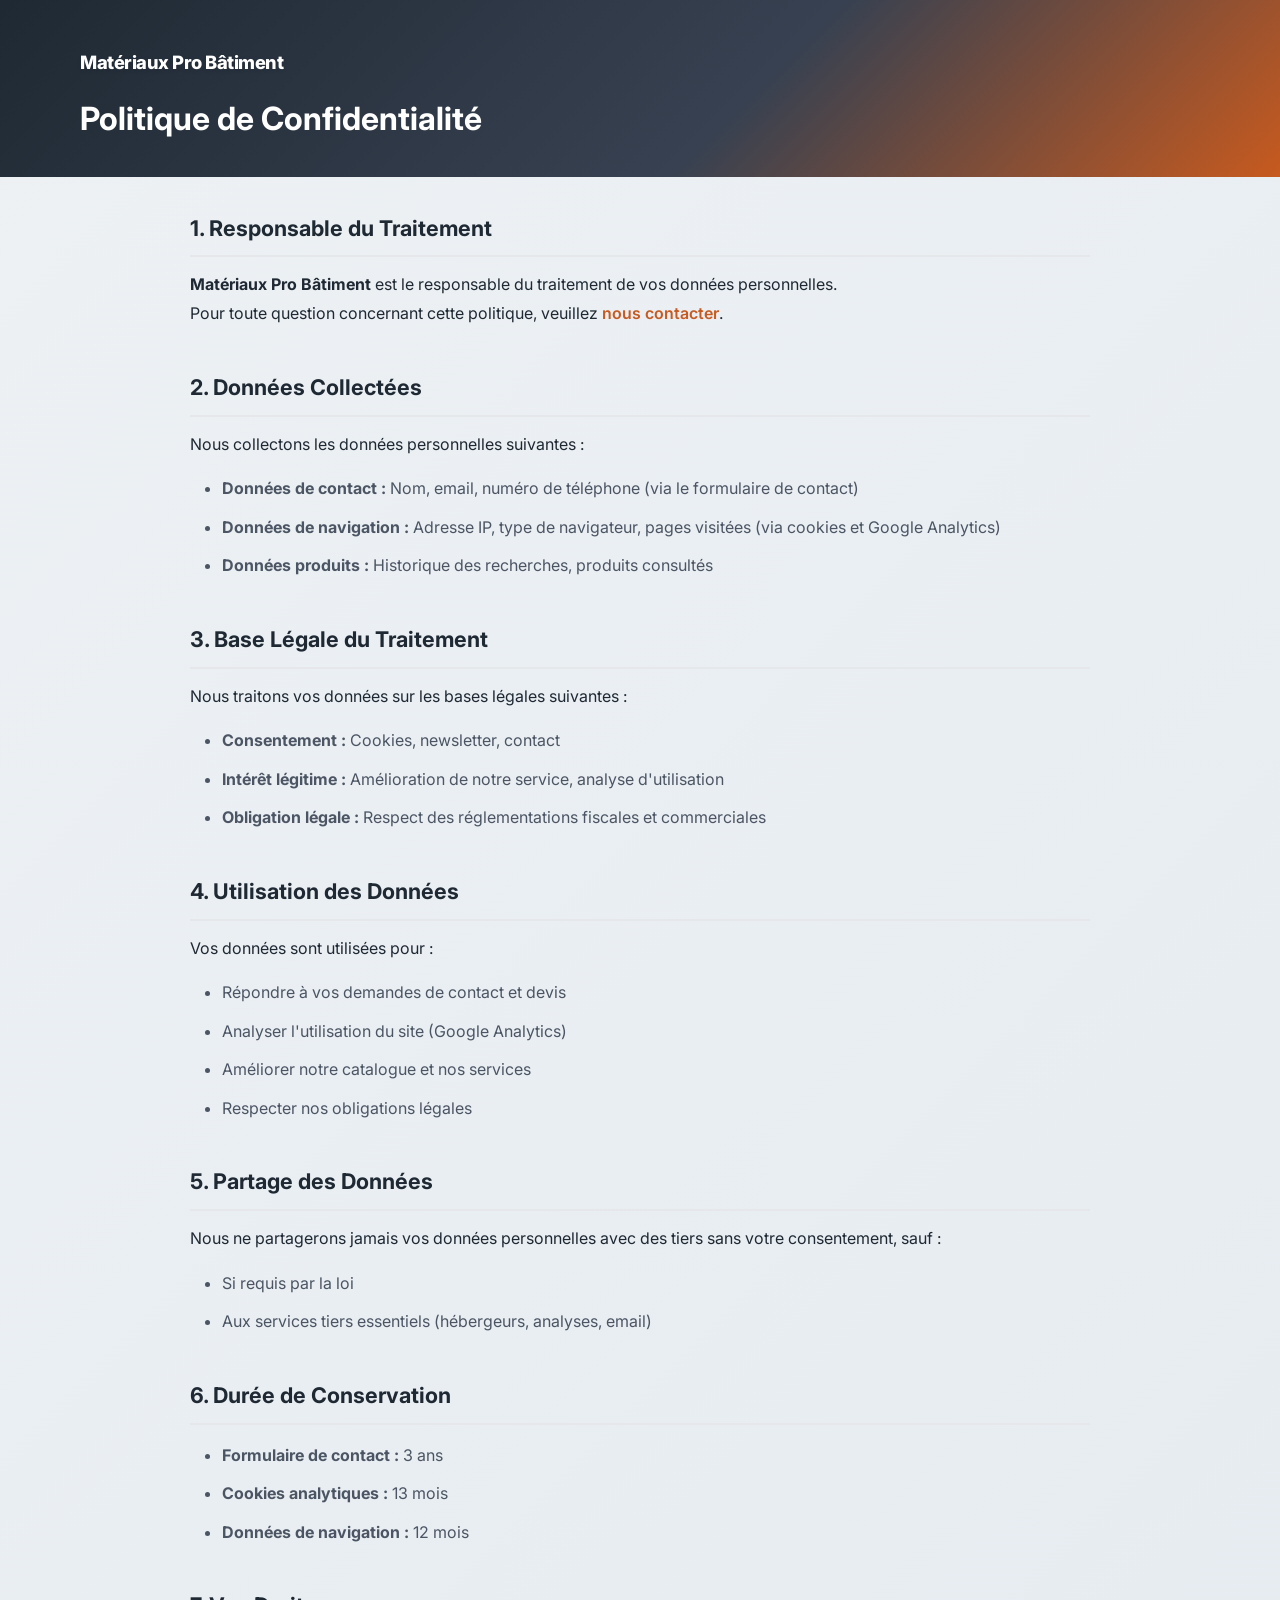
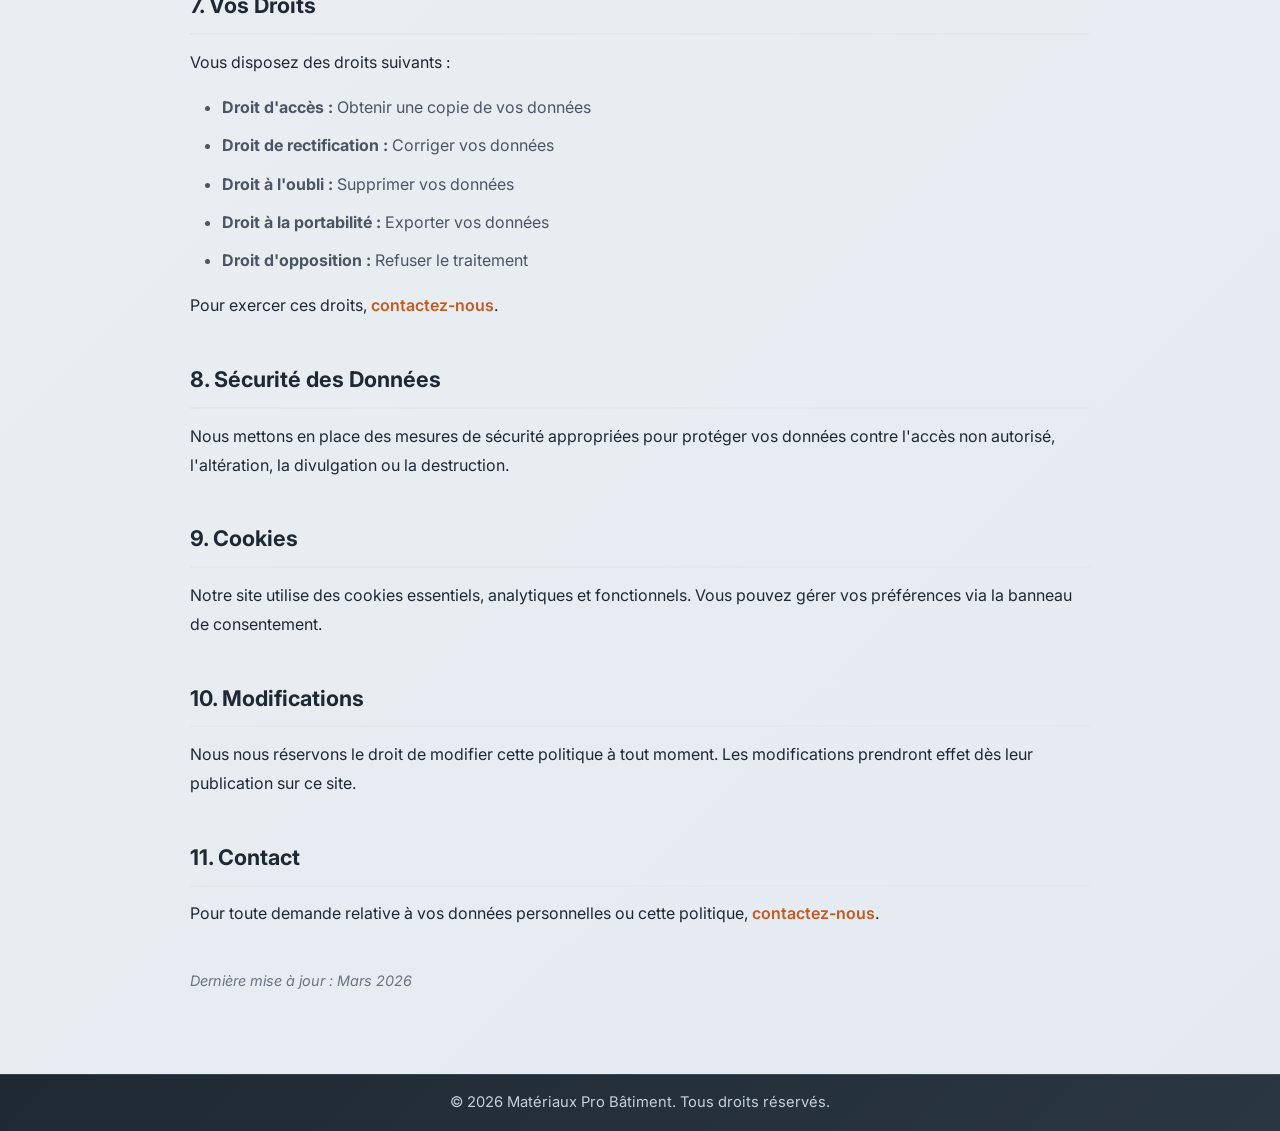
<file: privacy.html>
<!DOCTYPE html>
<html lang="fr">
  <head>
    <meta charset="UTF-8" />
    <meta name="viewport" content="width=device-width, initial-scale=1.0" />
    <title>Politique de Confidentialité - MatériauxPro</title>
    <meta name="description" content="Politique de confidentialité Matériaux Pro Bâtiment." />
    <meta name="robots" content="noindex,nofollow" />
    <link rel="preconnect" href="https://fonts.googleapis.com" />
    <link rel="preconnect" href="https://fonts.gstatic.com" crossorigin />
    <link
      href="https://fonts.googleapis.com/css2?family=Inter:wght@400;500;600;700;800&display=swap"
      rel="stylesheet"
    />
    <link rel="stylesheet" href="styles.css" />
  </head>
  <body>
    <a class="skip-link" href="#main-content">Aller au contenu principal</a>
    <header class="legal-header">
      <div class="container">
        <a href="index.html" class="logo">Matériaux Pro Bâtiment</a>
        <h1>Politique de Confidentialité</h1>
      </div>
    </header>

    <main id="main-content" class="container legal-content">
      <section>
        <h2>1. Responsable du Traitement</h2>
        <p>
          <strong>Matériaux Pro Bâtiment</strong> est le responsable du traitement de vos données personnelles.
        </p>
        <p>
          Pour toute question concernant cette politique, veuillez <a href="index.html#contact">nous contacter</a>.
        </p>
      </section>

      <section>
        <h2>2. Données Collectées</h2>
        <p>Nous collectons les données personnelles suivantes :</p>
        <ul>
          <li><strong>Données de contact :</strong> Nom, email, numéro de téléphone (via le formulaire de contact)</li>
          <li><strong>Données de navigation :</strong> Adresse IP, type de navigateur, pages visitées (via cookies et Google Analytics)</li>
          <li><strong>Données produits :</strong> Historique des recherches, produits consultés</li>
        </ul>
      </section>

      <section>
        <h2>3. Base Légale du Traitement</h2>
        <p>Nous traitons vos données sur les bases légales suivantes :</p>
        <ul>
          <li><strong>Consentement :</strong> Cookies, newsletter, contact</li>
          <li><strong>Intérêt légitime :</strong> Amélioration de notre service, analyse d'utilisation</li>
          <li><strong>Obligation légale :</strong> Respect des réglementations fiscales et commerciales</li>
        </ul>
      </section>

      <section>
        <h2>4. Utilisation des Données</h2>
        <p>Vos données sont utilisées pour :</p>
        <ul>
          <li>Répondre à vos demandes de contact et devis</li>
          <li>Analyser l'utilisation du site (Google Analytics)</li>
          <li>Améliorer notre catalogue et nos services</li>
          <li>Respecter nos obligations légales</li>
        </ul>
      </section>

      <section>
        <h2>5. Partage des Données</h2>
        <p>
          Nous ne partagerons jamais vos données personnelles avec des tiers sans votre consentement, sauf :
        </p>
        <ul>
          <li>Si requis par la loi</li>
          <li>Aux services tiers essentiels (hébergeurs, analyses, email)</li>
        </ul>
      </section>

      <section>
        <h2>6. Durée de Conservation</h2>
        <ul>
          <li><strong>Formulaire de contact :</strong> 3 ans</li>
          <li><strong>Cookies analytiques :</strong> 13 mois</li>
          <li><strong>Données de navigation :</strong> 12 mois</li>
        </ul>
      </section>

      <section>
        <h2>7. Vos Droits</h2>
        <p>Vous disposez des droits suivants :</p>
        <ul>
          <li><strong>Droit d'accès :</strong> Obtenir une copie de vos données</li>
          <li><strong>Droit de rectification :</strong> Corriger vos données</li>
          <li><strong>Droit à l'oubli :</strong> Supprimer vos données</li>
          <li><strong>Droit à la portabilité :</strong> Exporter vos données</li>
          <li><strong>Droit d'opposition :</strong> Refuser le traitement</li>
        </ul>
        <p>Pour exercer ces droits, <a href="index.html#contact">contactez-nous</a>.</p>
      </section>

      <section>
        <h2>8. Sécurité des Données</h2>
        <p>
          Nous mettons en place des mesures de sécurité appropriées pour protéger vos données contre l'accès non autorisé, 
          l'altération, la divulgation ou la destruction.
        </p>
      </section>

      <section>
        <h2>9. Cookies</h2>
        <p>
          Notre site utilise des cookies essentiels, analytiques et fonctionnels. Vous pouvez gérer vos préférences via la banneau de consentement.
        </p>
      </section>

      <section>
        <h2>10. Modifications</h2>
        <p>
          Nous nous réservons le droit de modifier cette politique à tout moment. Les modifications prendront effet dès leur publication sur ce site.
        </p>
      </section>

      <section>
        <h2>11. Contact</h2>
        <p>
          Pour toute demande relative à vos données personnelles ou cette politique, <a href="index.html#contact">contactez-nous</a>.
        </p>
      </section>

      <p style="margin-top: 2rem; font-size: 0.9rem; color: #6b7280;">
        <em>Dernière mise à jour : Mars 2026</em>
      </p>
    </main>

    <footer class="footer">
      <div class="container footer-inner">
        <p>© <span id="year"></span> Matériaux Pro Bâtiment. Tous droits réservés.</p>
      </div>
    </footer>

    <script>
      document.getElementById("year").textContent = new Date().getFullYear();
    </script>
  </body>
</html>
</file>
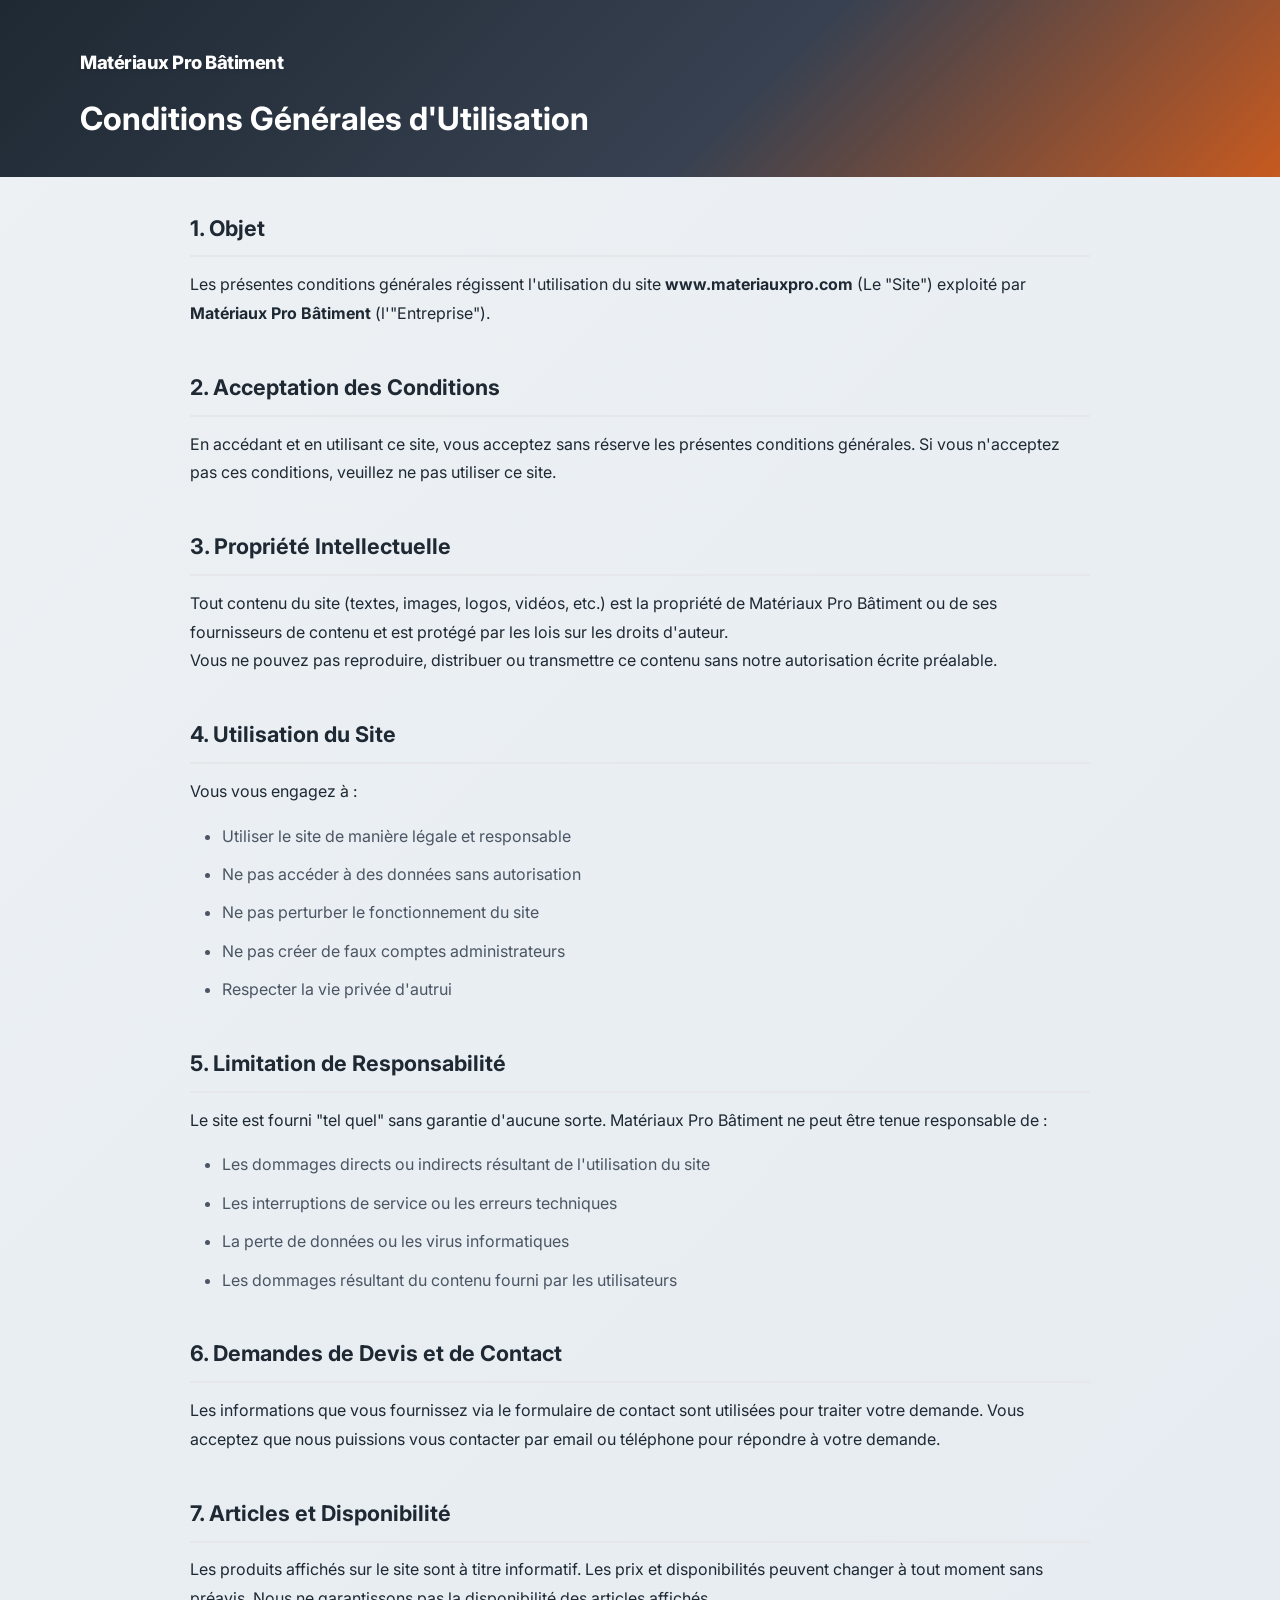
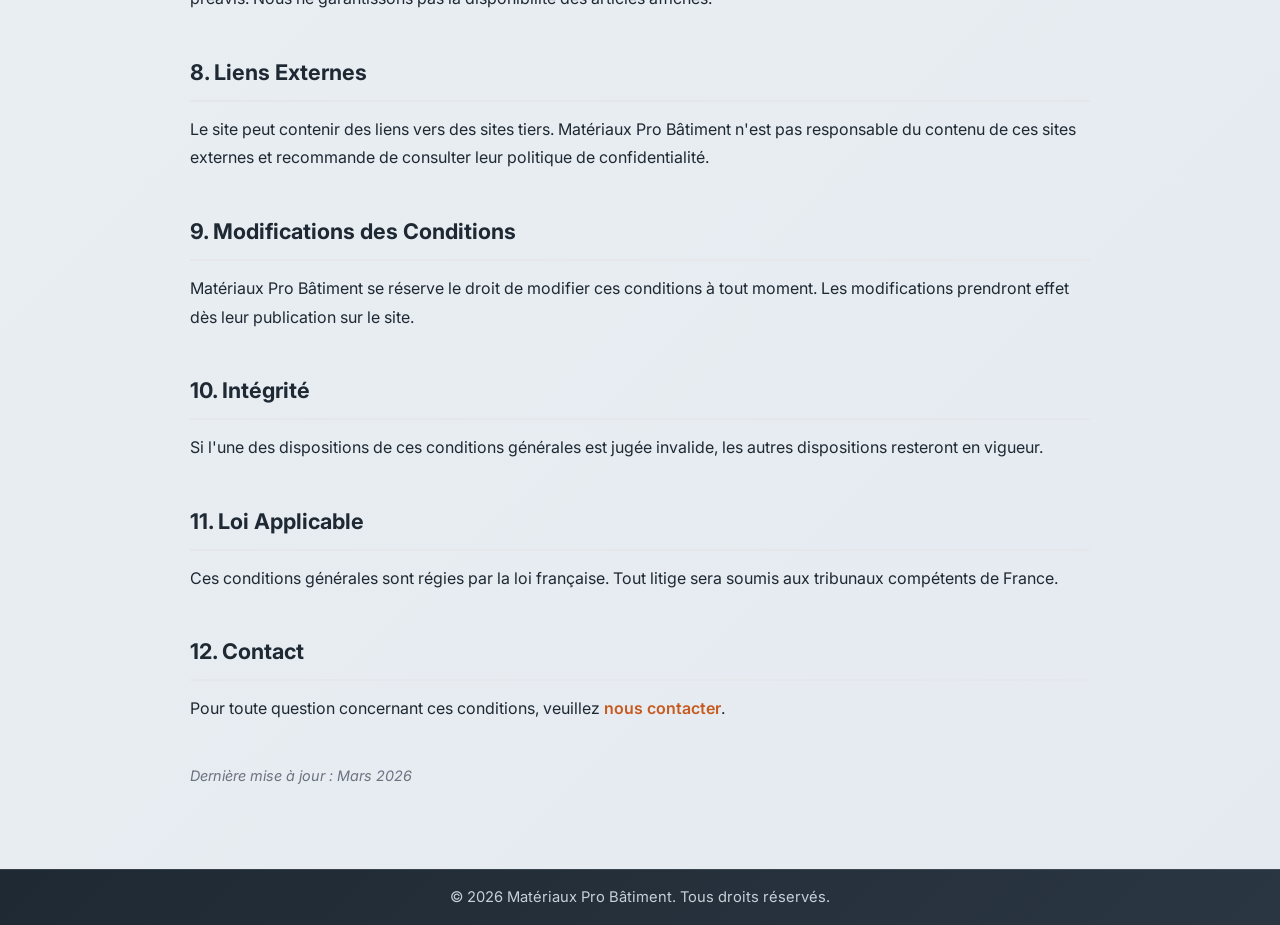
<file: terms.html>
<!DOCTYPE html>
<html lang="fr">
  <head>
    <meta charset="UTF-8" />
    <meta name="viewport" content="width=device-width, initial-scale=1.0" />
    <title>Conditions Générales - MatériauxPro</title>
    <meta name="description" content="Conditions générales Matériaux Pro Bâtiment." />
    <meta name="robots" content="noindex,nofollow" />
    <link rel="preconnect" href="https://fonts.googleapis.com" />
    <link rel="preconnect" href="https://fonts.gstatic.com" crossorigin />
    <link
      href="https://fonts.googleapis.com/css2?family=Inter:wght@400;500;600;700;800&display=swap"
      rel="stylesheet"
    />
    <link rel="stylesheet" href="styles.css" />
  </head>
  <body>
    <a class="skip-link" href="#main-content">Aller au contenu principal</a>
    <header class="legal-header">
      <div class="container">
        <a href="index.html" class="logo">Matériaux Pro Bâtiment</a>
        <h1>Conditions Générales d'Utilisation</h1>
      </div>
    </header>

    <main id="main-content" class="container legal-content">
      <section>
        <h2>1. Objet</h2>
        <p>
          Les présentes conditions générales régissent l'utilisation du site <strong>www.materiauxpro.com</strong> (Le "Site") 
          exploité par <strong>Matériaux Pro Bâtiment</strong> (l'"Entreprise").
        </p>
      </section>

      <section>
        <h2>2. Acceptation des Conditions</h2>
        <p>
          En accédant et en utilisant ce site, vous acceptez sans réserve les présentes conditions générales. 
          Si vous n'acceptez pas ces conditions, veuillez ne pas utiliser ce site.
        </p>
      </section>

      <section>
        <h2>3. Propriété Intellectuelle</h2>
        <p>
          Tout contenu du site (textes, images, logos, vidéos, etc.) est la propriété de Matériaux Pro Bâtiment 
          ou de ses fournisseurs de contenu et est protégé par les lois sur les droits d'auteur.
        </p>
        <p>
          Vous ne pouvez pas reproduire, distribuer ou transmettre ce contenu sans notre autorisation écrite préalable.
        </p>
      </section>

      <section>
        <h2>4. Utilisation du Site</h2>
        <p>Vous vous engagez à :</p>
        <ul>
          <li>Utiliser le site de manière légale et responsable</li>
          <li>Ne pas accéder à des données sans autorisation</li>
          <li>Ne pas perturber le fonctionnement du site</li>
          <li>Ne pas créer de faux comptes administrateurs</li>
          <li>Respecter la vie privée d'autrui</li>
        </ul>
      </section>

      <section>
        <h2>5. Limitation de Responsabilité</h2>
        <p>
          Le site est fourni "tel quel" sans garantie d'aucune sorte. Matériaux Pro Bâtiment ne peut être tenue responsable de :
        </p>
        <ul>
          <li>Les dommages directs ou indirects résultant de l'utilisation du site</li>
          <li>Les interruptions de service ou les erreurs techniques</li>
          <li>La perte de données ou les virus informatiques</li>
          <li>Les dommages résultant du contenu fourni par les utilisateurs</li>
        </ul>
      </section>

      <section>
        <h2>6. Demandes de Devis et de Contact</h2>
        <p>
          Les informations que vous fournissez via le formulaire de contact sont utilisées pour traiter votre demande. 
          Vous acceptez que nous puissions vous contacter par email ou téléphone pour répondre à votre demande.
        </p>
      </section>

      <section>
        <h2>7. Articles et Disponibilité</h2>
        <p>
          Les produits affichés sur le site sont à titre informatif. Les prix et disponibilités peuvent changer à tout moment 
          sans préavis. Nous ne garantissons pas la disponibilité des articles affichés.
        </p>
      </section>

      <section>
        <h2>8. Liens Externes</h2>
        <p>
          Le site peut contenir des liens vers des sites tiers. Matériaux Pro Bâtiment n'est pas responsable du contenu 
          de ces sites externes et recommande de consulter leur politique de confidentialité.
        </p>
      </section>

      <section>
        <h2>9. Modifications des Conditions</h2>
        <p>
          Matériaux Pro Bâtiment se réserve le droit de modifier ces conditions à tout moment. 
          Les modifications prendront effet dès leur publication sur le site.
        </p>
      </section>

      <section>
        <h2>10. Intégrité</h2>
        <p>
          Si l'une des dispositions de ces conditions générales est jugée invalide, les autres dispositions resteront en vigueur.
        </p>
      </section>

      <section>
        <h2>11. Loi Applicable</h2>
        <p>
          Ces conditions générales sont régies par la loi française. Tout litige sera soumis aux tribunaux compétents de France.
        </p>
      </section>

      <section>
        <h2>12. Contact</h2>
        <p>
          Pour toute question concernant ces conditions, veuillez <a href="index.html#contact">nous contacter</a>.
        </p>
      </section>

      <p style="margin-top: 2rem; font-size: 0.9rem; color: #6b7280;">
        <em>Dernière mise à jour : Mars 2026</em>
      </p>
    </main>

    <footer class="footer">
      <div class="container footer-inner">
        <p>© <span id="year"></span> Matériaux Pro Bâtiment. Tous droits réservés.</p>
      </div>
    </footer>

    <script>
      document.getElementById("year").textContent = new Date().getFullYear();
    </script>
  </body>
</html>
</file>
<file: styles.css>
:root {
  --bg: #edf1f4;
  --surface: #ffffff;
  --text: #1f2933;
  --muted: #5e6875;
  --primary: #c75a1f;
  --primary-dark: #9b4316;
  --accent: #334155;
  --accent-light: #d8e0e8;
  --secondary: #6b7280;
  --border: #dbe1e8;
  --shadow: 0 20px 25px -5px rgba(0, 0, 0, 0.1);
  --shadow-lg: 0 25px 50px -12px rgba(0, 0, 0, 0.15);
}

* {
  box-sizing: border-box;
}

img {
  max-width: 100%;
}

html {
  scroll-behavior: smooth;
  scroll-padding-top: 100px;
}

body {
  margin: 0;
  font-family: "Inter", -apple-system, BlinkMacSystemFont, "Segoe UI", sans-serif;
  color: var(--text);
  background: linear-gradient(135deg, var(--bg) 0%, #e4eaf0 100%);
  line-height: 1.6;
  min-height: 100vh;
}

h1,
h2,
h3,
p {
  margin: 0;
}

.container {
  width: min(1120px, calc(100% - 2rem));
  margin-inline: auto;
}

.skip-link {
  position: absolute;
  top: -48px;
  left: 0.75rem;
  z-index: 2000;
  background: #111827;
  color: #ffffff;
  padding: 0.55rem 0.8rem;
  border-radius: 0.45rem;
  text-decoration: none;
  font-weight: 600;
  transition: top 0.2s ease;
}

.skip-link:focus,
.skip-link:focus-visible {
  top: 0.75rem;
}

a:focus-visible,
button:focus-visible,
input:focus-visible,
textarea:focus-visible,
select:focus-visible,
[tabindex]:focus-visible {
  outline: 3px solid rgba(199, 90, 31, 0.55);
  outline-offset: 2px;
}

/* Public header */
.public-header {
  background: linear-gradient(135deg, #1f2933 0%, #374151 58%, #c75a1f 100%);
  position: relative;
  overflow: hidden;
}

.hero {
  background: linear-gradient(135deg, #1f2933 0%, #374151 58%, #c75a1f 100%);
  position: relative;
  overflow: hidden;
}

.hero::before {
  content: "";
  position: absolute;
  top: -150px;
  right: -100px;
  width: 500px;
  height: 500px;
  background: radial-gradient(circle, rgba(199, 90, 31, 0.2) 0%, transparent 72%);
  border-radius: 50%;
  pointer-events: none;
}

.hero::after {
  content: "";
  position: absolute;
  bottom: -200px;
  left: 10%;
  width: 450px;
  height: 450px;
  background: radial-gradient(circle, rgba(148, 163, 184, 0.18) 0%, transparent 70%);
  border-radius: 50%;
  pointer-events: none;
}

.hero-orb {
  position: absolute;
  border-radius: 50%;
  pointer-events: none;
  z-index: 1;
  box-shadow: 0 24px 46px rgba(0, 0, 0, 0.28);
}

.hero-orb-main {
  width: 320px;
  height: 320px;
  right: -80px;
  bottom: -60px;
  background: radial-gradient(circle at 30% 30%, #df7a45 0%, #c75a1f 72%);
}

.hero-orb-small {
  width: 140px;
  height: 140px;
  right: 230px;
  bottom: 20px;
  background: radial-gradient(circle at 30% 30%, #b0b7c3 0%, #6b7280 72%);
}

.hero-orb-mid {
  width: 210px;
  height: 210px;
  right: 120px;
  bottom: -120px;
  background: radial-gradient(circle at 30% 30%, #5f6f82 0%, #334155 72%);
}

.navbar {
  display: flex;
  justify-content: space-between;
  align-items: center;
  padding: 1.2rem 0;
  position: relative;
  z-index: 10;
}

/* Mascot Styles */
.mascot-wrapper {
  position: fixed;
  bottom: 20px;
  right: 20px;
  z-index: 100;
  cursor: pointer;
  animation: mascotEntrance 0.8s ease-out 2s forwards;
  opacity: 0;
  max-width: 160px;
}

.mascot {
  width: 140px;
  height: 180px;
  filter: drop-shadow(0 6px 16px rgba(0, 0, 0, 0.2));
  animation: mascotIdle 3s ease-in-out infinite;
  transform-origin: center bottom;
}

.mascot-tooltip {
  position: absolute;
  bottom: calc(100% + 12px);
  left: 50%;
  transform: translateX(-50%) scale(0);
  background: linear-gradient(135deg, #ff6b6b 0%, #ee5a6f 100%);
  color: white;
  padding: 0.85rem 1.1rem;
  border-radius: 0.6rem;
  font-weight: 600;
  font-size: 0.85rem;
  pointer-events: none;
  transition: all 0.3s ease;
  filter: drop-shadow(0 4px 12px rgba(0, 0, 0, 0.25));
  max-width: 150px;
  text-align: center;
  word-wrap: break-word;
  line-height: 1.3;
}

.mascot-tooltip::after {
  content: "";
  position: absolute;
  bottom: -8px;
  left: 50%;
  transform: translateX(-50%);
  width: 0;
  height: 0;
  border-left: 6px solid transparent;
  border-right: 6px solid transparent;
  border-top: 8px solid #ee5a6f;
}

.mascot-wrapper:hover .mascot-tooltip {
  transform: translateX(-50%) scale(1);
  animation: tooltipBounce 0.4s ease;
}

.mascot-wrapper:hover .mascot {
  animation: mascotWave 0.6s ease-in-out;
}

@keyframes mascotEntrance {
  from {
    opacity: 0;
    transform: translateY(50px) scale(0.8);
  }
  to {
    opacity: 1;
    transform: translateY(0) scale(1);
  }
}

@keyframes mascotIdle {
  0%, 100% {
    transform: rotate(0deg);
  }
  25% {
    transform: rotate(-2deg);
  }
  75% {
    transform: rotate(2deg);
  }
}

@keyframes mascotWave {
  0%, 100% {
    transform: rotate(0deg);
  }
  25% {
    transform: rotate(-8deg);
  }
  50% {
    transform: rotate(0deg);
  }
  75% {
    transform: rotate(8deg);
  }
}

@keyframes tooltipBounce {
  0% {
    transform: translateX(-50%) scale(0.8);
    opacity: 0;
  }
  50% {
    transform: translateX(-50%) scale(1.1);
  }
  100% {
    transform: translateX(-50%) scale(1);
    opacity: 1;
  }
}

/* Floating Phone Button (Mobile Only) */
.floating-phone-btn {
  display: none;
  position: fixed;
  bottom: 20px;
  right: 20px;
  width: 56px;
  height: 56px;
  border-radius: 50%;
  background: linear-gradient(135deg, #c75a1f 0%, #a0481a 100%);
  color: white;
  font-size: 28px;
  align-items: center;
  justify-content: center;
  text-decoration: none;
  box-shadow: 0 8px 24px rgba(199, 90, 31, 0.35), 0 0 0 0 rgba(199, 90, 31, 0.1);
  z-index: 99;
  cursor: pointer;
  transition: all 0.3s ease;
  animation: phoneButtonPulse 2s ease-in-out infinite;
  border: none;
  line-height: 1;
}

.floating-phone-btn:hover {
  transform: scale(1.15);
  box-shadow: 0 12px 32px rgba(199, 90, 31, 0.4), 0 0 0 8px rgba(199, 90, 31, 0.15);
}

.floating-phone-btn:active {
  transform: scale(0.95);
}

.phone-icon {
  display: block;
  line-height: 1;
}

@keyframes phoneButtonPulse {
  0%, 100% {
    box-shadow: 0 8px 24px rgba(199, 90, 31, 0.35), 0 0 0 0 rgba(199, 90, 31, 0.1);
  }
  50% {
    box-shadow: 0 8px 24px rgba(199, 90, 31, 0.3), 0 0 0 8px rgba(199, 90, 31, 0.05);
  }
}

.logo {
  text-decoration: none;
  color: #ffffff;
  font-size: 1.15rem;
  font-weight: 800;
  letter-spacing: -0.5px;
  text-shadow: 0 2px 4px rgba(0, 0, 0, 0.1);
}

.nav-links {
  list-style: none;
  display: flex;
  gap: 1.25rem;
  padding: 0;
  margin: 0;
}

.nav-links a {
  text-decoration: none;
  color: #ffffff;
  font-weight: 500;
  font-size: 0.95rem;
  position: relative;
  transition: color 0.3s ease;
}

.nav-links a::after {
  content: "";
  position: absolute;
  bottom: -4px;
  left: 0;
  width: 0;
  height: 2px;
  background: rgba(255, 255, 255, 0.8);
  transition: width 0.3s ease;
}

.nav-links a:hover {
  color: #ffffff;
}

.nav-links a:hover::after {
  width: 100%;
}

.hero-content {
  padding: 4.5rem 0 4rem;
  position: relative;
  z-index: 5;
  max-width: 760px;
}

.hero-text {
  max-width: 700px;
}

.hero-stats {
  display: grid;
  grid-template-columns: repeat(3, 1fr);
  gap: 1.5rem;
  margin-top: 3rem;
  max-width: 1120px;
  margin-left: auto;
  margin-right: auto;
}

.stat-item {
  background: rgba(255, 255, 255, 0.1);
  backdrop-filter: blur(10px);
  padding: 1.5rem;
  border-radius: 1rem;
  border: 1px solid rgba(255, 255, 255, 0.2);
  text-align: center;
}

.stat-number {
  font-size: 2.5rem;
  font-weight: 800;
  color: #ffffff;
  margin-bottom: 0.5rem;
}

.stat-label {
  color: rgba(255, 255, 255, 0.8);
  font-weight: 500;
}

.badge {
  display: inline-block;
  background: rgba(255, 255, 255, 0.2);
  color: #ffffff;
  font-weight: 700;
  padding: 0.5rem 1rem;
  border-radius: 999px;
  margin-bottom: 1rem;
  border: 1px solid rgba(255, 255, 255, 0.3);
  backdrop-filter: blur(8px);
}

.hero h1 {
  font-size: clamp(2rem, 4vw, 3rem);
  line-height: 1.1;
  margin-bottom: 1rem;
  color: #ffffff;
  text-shadow: 0 2px 10px rgba(0, 0, 0, 0.2);
}

.hero p {
  color: rgba(255, 255, 255, 0.9);
  font-size: 1.05rem;
  max-width: 680px;
}

.hero-actions {
  display: flex;
  gap: 0.8rem;
  flex-wrap: wrap;
  margin-top: 2rem;
}

.btn {
  text-decoration: none;
  font-weight: 700;
  padding: 0.85rem 1.5rem;
  border-radius: 0.75rem;
  transition: all 0.3s cubic-bezier(0.4, 0, 0.2, 1);
  display: inline-flex;
  align-items: center;
  justify-content: center;
  position: relative;
  overflow: hidden;
  box-shadow: 0 4px 6px rgba(0, 0, 0, 0.1);
}

.btn::before {
  content: "";
  position: absolute;
  top: 0;
  left: -100%;
  width: 100%;
  height: 100%;
  background: rgba(255, 255, 255, 0.2);
  transition: left 0.4s ease;
}

.btn-primary {
  background: linear-gradient(135deg, var(--primary) 0%, #e55a3d 100%);
  color: #fff;
}

.btn-primary:hover {
  background: linear-gradient(135deg, #f56543 0%, #d94a2f 100%);
  transform: translateY(-2px);
  box-shadow: 0 10px 20px rgba(255, 119, 89, 0.3);
}

.btn-primary:hover::before {
  left: 100%;
}

.btn-secondary {
  border: 2px solid rgba(255, 255, 255, 0.5);
  color: #ffffff;
  background: transparent;
  backdrop-filter: blur(8px);
}

.btn-secondary:hover {
  border-color: rgba(255, 255, 255, 0.8);
  background: rgba(255, 255, 255, 0.1);
  transform: translateY(-2px);
  box-shadow: 0 10px 20px rgba(0, 0, 0, 0.2);
}

.btn-secondary:hover::before {
  left: 100%;
}

.admin-page .btn-secondary {
  border-color: #c75a1f;
  color: #9b4316;
  background: #fff7ed;
}

.admin-page .btn-secondary:hover {
  color: #ffffff;
  background: #c75a1f;
  border-color: #c75a1f;
}

/* Sections */
.section {
  padding: 4.2rem 0;
  position: relative;
  overflow: hidden;
}

.section::before {
  content: "";
  position: absolute;
  top: -100px;
  left: 50%;
  transform: translateX(-50%);
  width: 650px;
  height: 650px;
  background: radial-gradient(circle, rgba(146, 64, 14, 0.06) 0%, transparent 70%);
  pointer-events: none;
  border-radius: 50%;
}

.section::after {
  content: "";
  position: absolute;
  bottom: -150px;
  right: -200px;
  width: 500px;
  height: 500px;
  background: radial-gradient(circle, rgba(234, 88, 12, 0.05) 0%, transparent 70%);
  pointer-events: none;
  border-radius: 50%;
}

.section-soft {
  background: #e8edf2;
  border-top: 1px solid var(--border);
  border-bottom: 1px solid var(--border);
}

.section.materials-section {
  background-color: #1f2933;
  background: linear-gradient(135deg, #1f2933 0%, #374151 58%, #c75a1f 100%);
}

.section.materials-section .section-heading h2 {
  color: #ffffff;
}

/* Decorative Circles */
.circle-decoration {
  position: absolute;
  border-radius: 50%;
  pointer-events: none;
  opacity: 0.95;
  box-shadow: 0 22px 45px rgba(0, 0, 0, 0.22);
}

.circle-lg {
  width: 400px;
  height: 400px;
}

.circle-md {
  width: 250px;
  height: 250px;
}

.circle-sm {
  width: 150px;
  height: 150px;
}

.circle-primary {
  background: radial-gradient(circle at 30% 30%, #df7a45 0%, var(--primary) 72%);
}

.circle-accent {
  background: radial-gradient(circle at 30% 30%, #5a6778 0%, var(--accent) 72%);
}

.circle-secondary {
  background: radial-gradient(circle at 30% 30%, #9ca3af 0%, var(--secondary) 72%);
}

.section-heading {
  margin-bottom: 1.8rem;
}

.section-kicker {
  color: var(--primary);
  font-weight: 700;
  margin-bottom: 0.45rem;
}

.section-heading h2 {
  font-size: clamp(1.55rem, 3.5vw, 2.2rem);
  color: #111827;
  text-shadow: 0 1px 0 rgba(255, 255, 255, 0.35);
}

/* Grids */
.cards-grid,
.reasons-grid,
.materials-grid {
  display: grid;
  gap: 1rem;
}

.cards-grid {
  grid-template-columns: repeat(auto-fit, minmax(220px, 1fr));
}

.reasons-grid {
  grid-template-columns: repeat(auto-fit, minmax(230px, 1fr));
}

.materials-grid {
  grid-template-columns: 1fr;
}

/* Search Bar at Top */
.search-header-container {
  background: transparent;
  padding: 1rem 0;
  border-bottom: none;
  position: relative;
  z-index: 100;
}

.search-wrapper {
  position: relative;
  max-width: 600px;
  margin: 0 auto;
  padding: 0 1rem;
}

.search-bar-header {
  width: 100%;
  padding: 0.9rem 3.3rem 0.9rem 1.2rem;
  font-size: 1rem;
  border: 2px solid #cbd5e1;
  border-radius: 0.8rem;
  background: #fff;
  color: #1f2937;
  transition: all 0.2s ease;
  box-shadow: 0 2px 8px rgba(0, 0, 0, 0.1);
}

.search-bar-header::placeholder {
  color: #9ca3af;
}

.search-bar-header:focus {
  outline: none;
  border-color: #c75a1f;
  box-shadow: 0 0 0 3px rgba(199, 90, 31, 0.1), 0 2px 8px rgba(0, 0, 0, 0.1);
}

.search-trigger {
  position: absolute;
  right: 1.5rem;
  top: 50%;
  transform: translateY(-50%);
  width: 2rem;
  height: 2rem;
  border: none;
  border-radius: 0.5rem;
  background: transparent;
  font-size: 1.1rem;
  cursor: pointer;
  opacity: 0.75;
  transition: opacity 0.2s ease, transform 0.2s ease;
  z-index: 3;
}

.search-trigger:hover,
.search-trigger:focus {
  opacity: 1;
  outline: none;
}

.search-suggestions {
  position: absolute;
  top: 100%;
  left: 0;
  right: 0;
  margin-top: 0.4rem;
  padding: 0.5rem 0;
  list-style: none;
  background: #fff;
  border: 1px solid #e2e8f0;
  border-radius: 0.8rem;
  box-shadow: 0 4px 20px rgba(0, 0, 0, 0.2);
  max-height: 400px;
  overflow-y: auto;
  display: none;
  z-index: 200;
  width: 100%;
}

.search-suggestions.active {
  display: block;
  animation: slideDown 0.2s ease;
}

@keyframes slideDown {
  from {
    opacity: 0;
    transform: translateY(-8px);
  }
  to {
    opacity: 1;
    transform: translateY(0);
  }
}

.search-suggestions li {
  padding: 0.6rem 0.8rem;
  cursor: pointer;
  transition: background-color 0.15s ease;
  border-bottom: 1px solid #f1f5f9;
  display: flex;
  align-items: center;
  gap: 0.8rem;
}

.search-suggestions li:last-child {
  border-bottom: none;
}

.search-no-results {
  padding: 0.8rem 1rem;
  color: #6b7280;
  font-weight: 600;
  text-align: center;
  display: block;
}

.search-suggestions li:hover,
.search-suggestions li:focus {
  background-color: #f0f7ff;
  outline: none;
}

.suggestion-image {
  width: 60px;
  height: 60px;
  object-fit: cover;
  border-radius: 0.5rem;
  flex-shrink: 0;
  border: 1px solid #e5e7eb;
}

.suggestion-info {
  flex: 1;
  min-width: 0;
}

.suggestion-info strong {
  color: #1f2937;
  display: block;
  font-weight: 600;
  margin-bottom: 0.2rem;
  white-space: nowrap;
  overflow: hidden;
  text-overflow: ellipsis;
}

.suggestion-info small {
  color: #9ca3af;
  display: block;
  font-size: 0.85rem;
}

.material-card.search-target-highlight {
  transform: translateY(-4px);
  border-color: var(--primary);
  box-shadow: 0 12px 24px rgba(37, 99, 235, 0.15);
}

.material-card.search-target-highlight .material-media img {
  transform: scale(1.05);
}

/* Search Bar in Materials Section */
.card,
.reason-item,
.material-card,
.contact-card {
  background: var(--surface);
  border: 1px solid var(--border);
  border-radius: 1rem;
  padding: 1.1rem;
  box-shadow: var(--shadow);
  transition: all 0.4s cubic-bezier(0.4, 0, 0.2, 1);
  position: relative;
}

.card::before,
.reason-item::before {
  content: "";
  position: absolute;
  top: 0;
  left: 0;
  width: 100%;
  height: 4px;
  background: linear-gradient(90deg, var(--primary), var(--accent));
  border-radius: 1rem 1rem 0 0;
}

.card h3,
.reason-item h3,
.material-card h3 {
  margin-bottom: 0.55rem;
  color: var(--text);
}

.card-link {
  display: inline-block;
  margin-top: 1rem;
  color: var(--primary);
  font-weight: 700;
  text-decoration: none;
  position: relative;
  transition: all 0.3s ease;
}

.card-link::after {
  content: "";
  position: absolute;
  bottom: -2px;
  left: 0;
  width: 0;
  height: 2px;
  background: var(--primary);
  transition: width 0.3s ease;
}

.card-link:hover::after {
  width: 100%;
}

.card:hover,
.reason-item:hover {
  transform: translateY(-8px);
  box-shadow: var(--shadow-lg);
  border-color: var(--primary);
}

.card p,
.reason-item p,
.material-card .details,
#contact p {
  color: var(--muted);
}

/* Material Cards */
.material-card {
  display: grid;
  grid-template-columns: 120px 1fr;
  align-items: center;
  gap: 1rem;
}

.material-media {
  width: 100%;
  aspect-ratio: 4 / 3;
  border-radius: 0.8rem;
  overflow: hidden;
  border: 1px solid var(--border);
  background: linear-gradient(135deg, #eef3fb 0%, #f0f4f8 100%);
  position: relative;
}

.material-media::after {
  content: "";
  position: absolute;
  top: 0;
  left: 0;
  width: 100%;
  height: 100%;
  background: linear-gradient(135deg, transparent 0%, rgba(37, 99, 235, 0.05) 100%);
  pointer-events: none;
}

.material-media img {
  width: 100%;
  height: 100%;
  object-fit: cover;
  display: block;
  transition: transform 0.4s ease;
}

.material-card:hover .material-media img {
  transform: scale(1.05);
}

.material-content h3 {
  margin-bottom: 0.4rem;
}

.material-card .type {
  color: var(--primary);
  font-weight: 700;
  margin-bottom: 0.3rem;
}

.material-card .price {
  margin-top: 0.6rem;
  font-size: 1.4rem;
  font-weight: 800;
  background: linear-gradient(135deg, #ff6b6b 0%, #ee5a6f 100%);
  -webkit-background-clip: text;
  -webkit-text-fill-color: transparent;
  background-clip: text;
}

.material-card {
  transition: all 0.4s ease;
}

.material-card:hover {
  transform: translateY(-4px);
  border-color: var(--primary);
  box-shadow: 0 12px 24px rgba(37, 99, 235, 0.15);
}

/* Contact Section */
.section-contact {
  background: linear-gradient(135deg, #2d3748 0%, #1a202c 50%, #3d4556 100%);
  color: #fff;
  position: relative;
  overflow: hidden;
}

.section-contact::before {
  content: "";
  position: absolute;
  top: -50%;
  right: -20%;
  width: 600px;
  height: 600px;
  background: radial-gradient(circle, rgba(234, 88, 12, 0.12) 0%, transparent 70%);
  border-radius: 50%;
  pointer-events: none;
}

.contact-wrap {
  display: grid;
  grid-template-columns: 1fr;
  gap: 1.15rem;
  position: relative;
  z-index: 2;
}

.contact-left-column {
  display: grid;
  gap: 1rem;
  align-content: start;
}

.contact-right-column {
  display: grid;
  gap: 1rem;
  align-content: start;
}

.section-contact .section-kicker {
  color: #fbbf24;
}

.section-contact h2 {
  margin-bottom: 0.6rem;
}

.section-contact p {
  color: #e5e7eb;
}

.contact-card {
  background: rgba(255, 255, 255, 0.08);
  border-color: rgba(255, 255, 255, 0.25);
  backdrop-filter: blur(10px);
  position: relative;
  z-index: 2;
}

.contact-info-card {
  padding: 1rem 1.1rem;
  max-width: 560px;
}

.contact-info-card p {
  display: grid;
  grid-template-columns: auto minmax(0, 1fr);
  align-items: start;
  gap: 1rem;
  font-size: 0.98rem;
}

.contact-info-card a,
.contact-info-card span {
  text-align: right;
  min-width: 0;
  overflow-wrap: anywhere;
  word-break: break-word;
}

.contact-info-card a {
  color: #fbbf24;
  text-decoration: none;
  font-weight: 600;
  transition: opacity 0.2s ease;
}

.contact-info-card a:hover {
  opacity: 0.85;
}

.contact-card::before {
  background: linear-gradient(135deg, rgba(255, 119, 89, 0.2) 0%, transparent 100%);
}

.contact-card p + p {
  margin-top: 0.6rem;
}

.contact-card strong {
  color: #fff;
}

.contact-form-card {
  background: rgba(255, 255, 255, 0.12);
  border-color: rgba(255, 255, 255, 0.28);
  max-width: 640px;
}

.contact-form-title {
  margin: 0 0 0.8rem;
  color: #ffffff;
  font-size: 1.1rem;
}

.contact-form {
  display: grid;
  gap: 0.85rem;
}

.contact-form label {
  display: grid;
  gap: 0.4rem;
  font-weight: 600;
  color: #f8fafc;
  font-size: 0.95rem;
}

.contact-form input,
.contact-form textarea {
  width: 100%;
  padding: 0.78rem 0.85rem;
  border-radius: 0.65rem;
  border: 1px solid rgba(255, 255, 255, 0.35);
  background: #ffffff;
  color: #1f2933;
  font: inherit;
  box-shadow: 0 2px 8px rgba(0, 0, 0, 0.06);
  color-scheme: light;
}

.contact-form input::placeholder,
.contact-form textarea::placeholder {
  color: #64748b;
}

.contact-form textarea {
  resize: vertical;
  min-height: 130px;
}

.contact-form input:focus,
.contact-form textarea:focus {
  outline: 2px solid rgba(199, 90, 31, 0.35);
  border-color: #c75a1f;
}

.contact-form-actions {
  margin-top: 0.35rem;
}

.contact-form-actions .btn {
  width: 100%;
  font-size: 1rem;
  padding-block: 0.8rem;
}

.contact-form-status {
  min-height: 1.2rem;
  margin: 0.1rem 0 0;
  font-weight: 600;
  font-size: 0.92rem;
}

.contact-form-status.is-success {
  color: #86efac;
}

.contact-form-status.is-error {
  color: #fecaca;
}

.contact-honeypot {
  display: none !important;
}

/* Footer */
.footer {
  background: linear-gradient(135deg, #1f2933 0%, #2a3642 100%);
  color: #c6d0da;
  padding: 1rem 0;
  border-top: 1px solid rgba(255, 255, 255, 0.1);
}

.footer-inner {
  text-align: center;
  font-size: 0.92rem;
}

/* Legal Pages */
.legal-header {
  background: linear-gradient(135deg, #1f2933 0%, #374151 58%, #c75a1f 100%);
  color: white;
  padding: 3rem 0 2rem;
  margin-bottom: 2rem;
}

.legal-header h1 {
  margin-top: 1rem;
  font-size: 2rem;
}

.legal-content {
  max-width: 900px;
  line-height: 1.8;
  margin: 2rem auto;
  padding-bottom: 3rem;
}

.legal-content section {
  margin-bottom: 2.5rem;
}

.legal-content h2 {
  font-size: 1.35rem;
  margin-bottom: 0.8rem;
  color: #1f2933;
  border-bottom: 2px solid #e5e7eb;
  padding-bottom: 0.5rem;
}

.legal-content ul {
  margin: 1rem 0;
  padding-left: 2rem;
}

.legal-content li {
  margin-bottom: 0.6rem;
  color: #4b5563;
}

.legal-content a {
  color: #c75a1f;
  text-decoration: none;
  font-weight: 600;
}

.legal-content a:hover {
  text-decoration: underline;
}

/* Cookie Consent Banner */
.cookie-banner {
  position: fixed;
  bottom: 0;
  left: 0;
  right: 0;
  background: linear-gradient(135deg, #1f2933 0%, #2a3642 100%);
  color: white;
  padding: 1.5rem;
  z-index: 1000;
  display: none;
  box-shadow: 0 -8px 24px rgba(0, 0, 0, 0.2);
  animation: slideUp 0.4s ease-out;
}

.cookie-banner.show {
  display: flex;
}

.cookie-content {
  display: flex;
  align-items: center;
  justify-content: space-between;
  gap: 1.5rem;
  max-width: 1200px;
  margin: 0 auto;
  width: 100%;
}

.cookie-text {
  flex: 1;
  font-size: 0.95rem;
  line-height: 1.5;
}

.cookie-text a {
  color: #fff;
  text-decoration: underline;
  font-weight: 600;
}

.cookie-actions {
  display: flex;
  gap: 0.8rem;
  white-space: nowrap;
}

.cookie-btn {
  padding: 0.6rem 1.2rem;
  border: none;
  border-radius: 0.4rem;
  font-weight: 600;
  cursor: pointer;
  transition: all 0.3s ease;
  font-size: 0.95rem;
}

.cookie-btn-accept {
  background: #c75a1f;
  color: white;
}

.cookie-btn-accept:hover {
  background: #a0481a;
  transform: translateY(-2px);
}

.cookie-btn-decline {
  background: rgba(255, 255, 255, 0.2);
  color: white;
  border: 1px solid rgba(255, 255, 255, 0.4);
}

.cookie-btn-decline:hover {
  background: rgba(255, 255, 255, 0.3);
}

@keyframes slideUp {
  from {
    transform: translateY(100%);
    opacity: 0;
  }
  to {
    transform: translateY(0);
    opacity: 1;
  }
}

/* Animations */
@keyframes fadeInUp {
  from {
    opacity: 0;
    transform: translateY(30px);
  }
  to {
    opacity: 1;
    transform: translateY(0);
  }
}

.section-heading,
.card,
.reason-item,
.material-card {
  animation: fadeInUp 0.6s ease-out forwards;
  opacity: 0;
}

.card:nth-child(1) { animation-delay: 0.1s; }
.card:nth-child(2) { animation-delay: 0.2s; }
.card:nth-child(3) { animation-delay: 0.3s; }
.reason-item:nth-child(1) { animation-delay: 0.1s; }
.reason-item:nth-child(2) { animation-delay: 0.2s; }
.reason-item:nth-child(3) { animation-delay: 0.3s; }
.reason-item:nth-child(4) { animation-delay: 0.4s; }
.material-card:nth-child(1) { animation-delay: 0.1s; }
.material-card:nth-child(2) { animation-delay: 0.2s; }
.material-card:nth-child(3) { animation-delay: 0.3s; }

/* Media Queries - Mobile First Approach */

/* Small Mobile: 560px and below */
@media (max-width: 560px) {
  .container {
    width: min(1120px, calc(100% - 1.25rem));
  }

  .logo {
    font-size: 1rem;
  }

  .nav-links {
    width: 100%;
    gap: 0.6rem 1rem;
    flex-wrap: wrap;
  }

  .hero h1 {
    font-size: 1.75rem;
  }

  .hero-stats {
    grid-template-columns: 1fr;
    gap: 1rem;
  }

  .stat-number {
    font-size: 2rem;
  }

  .section-heading h2 {
    font-size: 1.45rem;
  }

  .material-card {
    grid-template-columns: 1fr;
    align-items: start;
  }

  .material-media {
    max-width: 100%;
  }

  .contact-card,
  .material-card,
  .card,
  .reason-item {
    padding: 0.95rem;
  }

  .hero::before,
  .hero::after {
    opacity: 0.5;
  }

  .hero-orb-main {
    width: 210px;
    height: 210px;
    right: -85px;
    bottom: -60px;
  }

  .hero-orb-small {
    width: 90px;
    height: 90px;
    right: 115px;
    bottom: 18px;
  }

  .hero-orb-mid {
    width: 130px;
    height: 130px;
    right: 35px;
    bottom: -82px;
  }

  .mascot-wrapper {
    display: none;
  }

  /* Mobile Phone Button - Small Phones */
  .floating-phone-btn {
    display: flex;
    width: 50px;
    height: 50px;
    font-size: 24px;
    bottom: 16px;
    right: 12px;
  }

  .search-header-container {
    padding: 0.75rem 0;
  }

  .search-wrapper {
    padding: 0 0.75rem;
  }

  .search-bar-header {
    padding: 0.7rem 3rem 0.7rem 1rem;
    font-size: 0.95rem;
  }

  .search-trigger {
    right: 1.2rem;
    width: 1.85rem;
    height: 1.85rem;
    font-size: 1rem;
  }

  .search-suggestions {
    max-height: 300px;
  }

  .search-suggestions li {
    padding: 0.65rem 1rem;
  }

  /* Mobile Phone Button */
  .floating-phone-btn {
    display: flex;
  }

  .mascot-wrapper {
    display: none;
  }

  /* Cookie Banner Mobile */
  .cookie-banner {
    padding: 1rem;
  }

  .cookie-content {
    flex-direction: column;
    gap: 1rem;
  }

  .cookie-text {
    font-size: 0.85rem;
  }

  .cookie-actions {
    width: 100%;
  }

  .cookie-btn {
    flex: 1;
    width: 100%;
  }
}

/* Tablet: 561px to 760px */
@media (max-width: 760px) {
  .navbar {
    flex-direction: column;
    align-items: flex-start;
    gap: 0.8rem;
  }

  .nav-links {
    flex-wrap: wrap;
    gap: 0.8rem;
  }

  .hero-actions {
    width: 100%;
  }

  .hero-actions .btn {
    width: 100%;
    text-align: center;
  }

  .hero-content {
    padding-top: 3rem;
  }

  .material-card {
    grid-template-columns: 1fr;
    align-items: start;
  }

  .material-media {
    max-width: 220px;
  }

  .hero-orb-main {
    width: 250px;
    height: 250px;
    right: -90px;
    bottom: -70px;
  }

  .hero-orb-small {
    width: 110px;
    height: 110px;
    right: 155px;
    bottom: 22px;
  }

  .hero-orb-mid {
    width: 170px;
    height: 170px;
    right: 62px;
    bottom: -100px;
  }

  /* Mobile Phone Button */
  .floating-phone-btn {
    display: flex;
  }

  .mascot-wrapper {
    display: none;
  }
}

/* Medium: 761px to 900px */
@media (max-width: 900px) {
  .section {
    padding: 3.4rem 0;
  }

  .hero-content {
    padding: 3.5rem 0 3.2rem;
  }

  .hero-stats {
    grid-template-columns: repeat(2, minmax(0, 1fr));
    gap: 1rem;
  }

  .material-card {
    grid-template-columns: 100px 1fr;
    gap: 0.8rem;
  }
}

/* Desktop: 861px and above */
@media (min-width: 860px) {
  .contact-wrap {
    grid-template-columns: minmax(320px, 0.95fr) minmax(420px, 1.05fr);
    gap: 1.6rem;
    align-items: stretch;
  }

  .contact-left-column,
  .contact-right-column {
    height: 100%;
  }

  .contact-info-card,
  .contact-form-card {
    max-width: none;
  }
}

/* Large Desktop: 900px and above */
@media (min-width: 900px) {
  .materials-grid {
    grid-template-columns: repeat(2, minmax(0, 1fr));
  }
}

/* Admin Page */
.admin-page {
  background: linear-gradient(135deg, #e9eff4 0%, #dfe7ef 100%);
}

.admin-header {
  background: linear-gradient(135deg, #1f2933 0%, #2e3c4a 100%);
  color: #fff;
  padding: 2.4rem 0;
}

.admin-header h1 {
  margin: 0.2rem 0 0.6rem;
  font-size: clamp(1.5rem, 3vw, 2.1rem);
}

.admin-header p {
  color: rgba(255, 255, 255, 0.85);
  margin: 0;
}

.admin-header-inner {
  display: flex;
  justify-content: space-between;
  align-items: flex-end;
  gap: 1rem;
}

.admin-header-actions {
  display: flex;
  gap: 0.8rem;
  flex-wrap: wrap;
}

.admin-main {
  padding: 2rem 0 3rem;
}

.admin-grid {
  display: grid;
  grid-template-columns: 1fr;
  gap: 1rem;
}

.admin-card {
  background: #fff;
  border: 1px solid var(--border);
  border-radius: 1rem;
  box-shadow: var(--shadow);
  padding: 1.15rem;
}

.admin-card-full {
  grid-column: 1 / -1;
}

.admin-card h2 {
  margin: 0 0 0.8rem;
  color: #111827;
}

.admin-card-head {
  display: flex;
  justify-content: space-between;
  align-items: center;
  gap: 0.75rem;
  flex-wrap: wrap;
}

.admin-card-head h2 {
  margin: 0;
}

.admin-help {
  color: var(--muted);
  margin-bottom: 0.8rem;
}

.admin-form {
  display: grid;
  gap: 0.8rem;
}

.admin-form label {
  display: grid;
  gap: 0.35rem;
  font-weight: 600;
  color: #1f2937;
}

.admin-form input {
  width: 100%;
  padding: 0.66rem 0.75rem;
  border: 1px solid #cbd5e1;
  border-radius: 0.6rem;
  font: inherit;
}

.admin-form input:focus {
  outline: 2px solid rgba(199, 90, 31, 0.22);
  border-color: #c75a1f;
}

.admin-form-actions {
  display: flex;
  gap: 0.7rem;
  flex-wrap: wrap;
  margin-top: 0.25rem;
}

.admin-table-wrap {
  overflow-x: auto;
}

.admin-table {
  width: 100%;
  border-collapse: collapse;
  min-width: 620px;
}

.admin-table th,
.admin-table td {
  border-bottom: 1px solid #e2e8f0;
  text-align: left;
  padding: 0.7rem 0.55rem;
  vertical-align: top;
}

.admin-table th {
  color: #334155;
  font-size: 0.9rem;
}

.admin-table td p {
  margin-top: 0.3rem;
  color: var(--muted);
}

.admin-image-cell {
  font-size: 0.85rem;
  color: #475569;
}

.admin-table-image {
  display: block;
  width: 72px;
  height: 52px;
  object-fit: contain;
  margin-bottom: 0.35rem;
  border: 1px solid #e2e8f0;
  border-radius: 0.4rem;
  background: #f8fafc;
}

.admin-image-preview {
  display: block;
  width: 160px;
  height: 110px;
  object-fit: contain;
  margin-top: 0.45rem;
  border: 1px solid #cbd5e1;
  border-radius: 0.5rem;
  background: #f8fafc;
}

.admin-actions-cell {
  white-space: nowrap;
}

.admin-message-cell {
  max-width: 360px;
  white-space: normal;
  color: #334155;
}

.admin-link {
  border: 0;
  background: transparent;
  color: #2563eb;
  font-weight: 700;
  cursor: pointer;
  margin-right: 0.55rem;
}

.admin-link.danger {
  color: #dc2626;
}

@media (min-width: 980px) {
  .admin-grid {
    grid-template-columns: 0.9fr 1.35fr;
  }
}

@media (max-width: 760px) {
  .admin-header {
    padding: 1.5rem 0;
  }

  .admin-header-inner {
    flex-direction: column;
    align-items: flex-start;
  }

  .admin-main {
    padding: 1rem 0 1.8rem;
  }

  .admin-card {
    padding: 0.9rem;
  }

  .admin-card h2 {
    font-size: 1.1rem;
  }

  .admin-header-actions,
  .admin-form-actions {
    width: 100%;
  }

  .admin-card-head {
    flex-direction: column;
    align-items: flex-start;
  }

  #export-messages-btn {
    width: 100%;
  }

  .admin-header-actions .btn,
  .admin-form-actions .btn {
    width: 100%;
  }

  .admin-table {
    min-width: 0;
  }

  .admin-table thead {
    display: none;
  }

  .admin-table,
  .admin-table tbody,
  .admin-table tr,
  .admin-table td {
    display: block;
    width: 100%;
  }

  .admin-table tr {
    background: #fff;
    border: 1px solid #e2e8f0;
    border-radius: 0.75rem;
    padding: 0.45rem 0.65rem;
    margin-bottom: 0.6rem;
  }

  .admin-table td {
    display: flex;
    justify-content: space-between;
    align-items: flex-start;
    gap: 0.85rem;
    text-align: right;
    border-bottom: 1px dashed #e2e8f0;
    padding: 0.5rem 0;
  }

  .admin-table td:first-child {
    display: block;
    text-align: left;
  }

  .admin-table td:first-child::before {
    content: "Produit";
    display: block;
    font-size: 0.72rem;
    font-weight: 700;
    text-transform: uppercase;
    letter-spacing: 0.03em;
    color: #64748b;
    margin-bottom: 0.25rem;
  }

  .admin-table td:not([colspan]):nth-child(2)::before,
  .admin-table td:not([colspan]):nth-child(3)::before,
  .admin-table td:not([colspan]):nth-child(4)::before,
  .admin-table td:not([colspan]):nth-child(5)::before {
    font-size: 0.72rem;
    font-weight: 700;
    text-transform: uppercase;
    letter-spacing: 0.03em;
    color: #64748b;
  }

  .admin-table td:not([colspan]):nth-child(2)::before {
    content: "Type";
  }

  .admin-table td:not([colspan]):nth-child(3)::before {
    content: "Prix";
  }

  .admin-table td:not([colspan]):nth-child(4)::before {
    content: "Image";
  }

  .admin-table td:not([colspan]):nth-child(5)::before {
    content: "Actions";
  }

  #messages-table td:first-child::before {
    content: "Date";
  }

  #messages-table td:not([colspan]):nth-child(2)::before {
    content: "Nom";
  }

  #messages-table td:not([colspan]):nth-child(3)::before {
    content: "Email";
  }

  #messages-table td:not([colspan]):nth-child(4)::before {
    content: "Téléphone";
  }

  #messages-table td:not([colspan]):nth-child(5)::before {
    content: "Message";
  }

  #messages-table td:not([colspan]):nth-child(6)::before {
    content: "Actions";
    font-size: 0.72rem;
    font-weight: 700;
    text-transform: uppercase;
    letter-spacing: 0.03em;
    color: #64748b;
  }

  .admin-table td:last-child {
    border-bottom: none;
  }

  .admin-table td[colspan] {
    text-align: center;
    display: block;
    border-bottom: none;
    padding: 0.8rem 0.2rem;
  }

  .admin-image-cell {
    word-break: break-word;
  }

  .admin-actions-cell {
    display: flex;
    justify-content: flex-start;
    align-items: center;
    flex-wrap: wrap;
    gap: 0.55rem;
    white-space: normal;
  }

  .admin-link {
    margin-right: 0;
  }
}

/* Final mobile overrides to prevent breakpoint conflicts */
@media (max-width: 560px) {
  .hero-content {
    max-width: 100%;
    padding: 2.4rem 0 2rem;
  }

  .hero-actions {
    width: 100%;
    gap: 0.6rem;
  }

  .hero-actions .btn {
    width: 100%;
    text-align: center;
  }

  .hero-stats {
    display: grid;
    grid-template-columns: repeat(2, minmax(0, 1fr));
    gap: 0.55rem;
    margin-top: 1.1rem;
    width: 100%;
    max-width: 100%;
    padding: 0;
  }

  .stat-item {
    min-width: 0;
    padding: 0.75rem 0.65rem;
    border-radius: 0.8rem;
  }

  .stat-item:nth-child(3) {
    grid-column: 1 / -1;
  }

  .stat-number {
    font-size: 1.55rem;
    margin-bottom: 0.22rem;
    line-height: 1;
  }

  .stat-label {
    font-size: 0.8rem;
    line-height: 1.2;
  }

  .hero-orb-main {
    width: 150px;
    height: 150px;
    right: -60px;
    bottom: -38px;
    opacity: 0.35;
  }

  .hero-orb-small,
  .hero-orb-mid {
    display: none;
  }

  .mascot-wrapper {
    width: 72px;
    max-width: 72px;
    bottom: 12px;
    right: 8px;
  }

  .mascot {
    width: 72px;
    height: 92px;
  }

  .mascot-tooltip {
    max-width: 110px;
    font-size: 0.72rem;
    padding: 0.5rem 0.65rem;
  }

  .contact-info-card p {
    grid-template-columns: 1fr;
    gap: 0.25rem;
  }

  .contact-info-card a,
  .contact-info-card span {
    text-align: left;
  }
}
</file>
